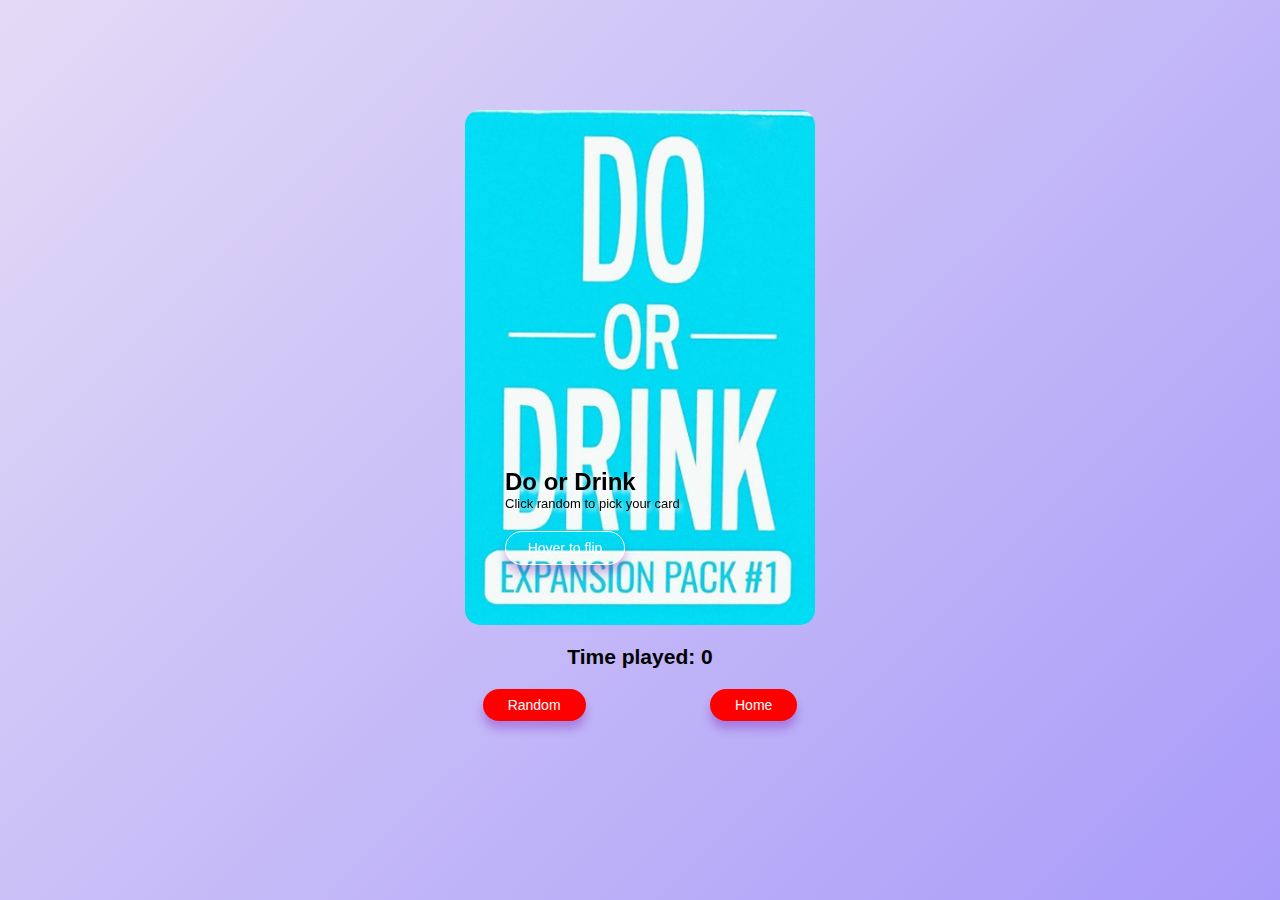
<file: DoOrDrink/index.html>
<!DOCTYPE html>
<html lang="en">
<head>
    <meta charset="UTF-8">
    <meta http-equiv="X-UA-Compatible" content="IE=edge">
    <meta name="viewport" content="width=device-width, initial-scale=1.0">
    <link rel="stylesheet" href="./css/main.css">
    <title>Flipping Profile Card</title>
</head>
<body>
    <div class="container">
            <div class="card">
                <div class="card-inner">
                    <div class="front">
                        <h2>Do or Drink</h2>
                        <p>Click random to pick your card</p>
                        <button>Hover to flip</button>
                    </div>
                    <div class="back">                       
                        <h1>Do or Drink</h1>
                        <p class="random-text">Click random to pick your card</p>
                    </div>
                </div>
            </div>
            <div class="nav">
                <div class="time_played"><h2>Time played: <span class="count">0</span></h2></div>
                <button class="btn btn-text">Random</button>
                <button class="btn"><a href="../index.html">Home</a></button>
            </div>
            
    </div>
    <script src="./js/main.js"></script>
</body>
</html>
</file>
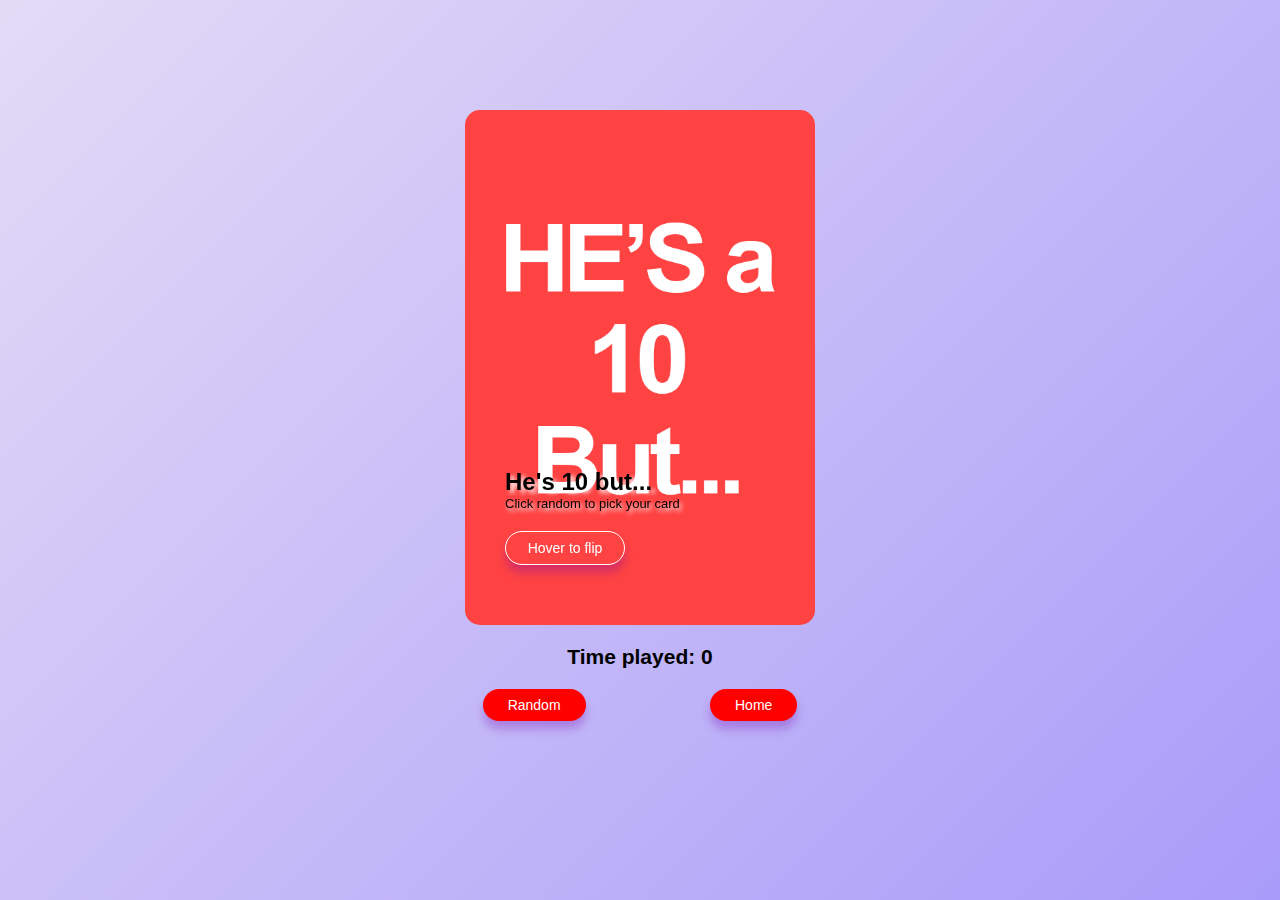
<file: HeTenBut/index.html>
<!DOCTYPE html>
<html lang="en">
<head>
    <meta charset="UTF-8">
    <meta http-equiv="X-UA-Compatible" content="IE=edge">
    <meta name="viewport" content="width=device-width, initial-scale=1.0">
    <link rel="stylesheet" href="./css/main.css">
    <title>Flipping Profile Card</title>
</head>
<body>
    <div class="container">
            <div class="card">
                <div class="card-inner">
                    <div class="front">
                        <h2>He's 10 but...</h2>
                        <p>Click random to pick your card</p>
                        <button>Hover to flip</button>
                    </div>
                    <div class="back">                       
                        <h1>He's 10 but...</h1>
                        <p class="random-text">Click random to pick your card</p>
                    </div>
                </div>
            </div>
            <div class="nav">
                <div class="time_played"><h2>Time played: <span class="count">0</span></h2></div>
                <button class="btn btn-text">Random</button>
                <button class="btn"><a href="../index.html">Home</a></button>
            </div>
            
    </div>
    <script src="./js/main.js"></script>
</body>
</html>
</file>
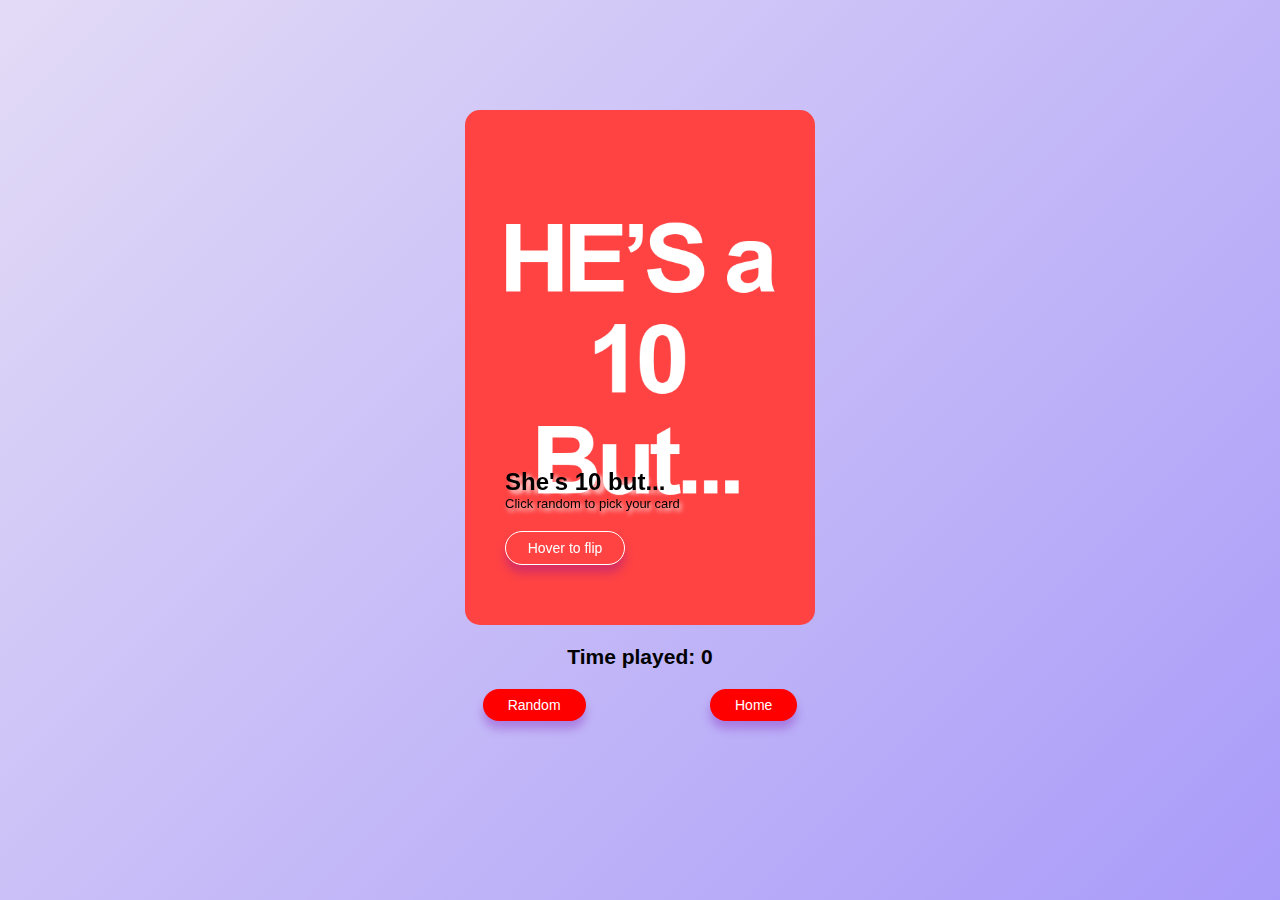
<file: SheTenBut/index.html>
<!DOCTYPE html>
<html lang="en">
<head>
    <meta charset="UTF-8">
    <meta http-equiv="X-UA-Compatible" content="IE=edge">
    <meta name="viewport" content="width=device-width, initial-scale=1.0">
    <link rel="stylesheet" href="./css/main.css">
    <title>Flipping Profile Card</title>
</head>
<body>
    <div class="container">
            <div class="card">
                <div class="card-inner">
                    <div class="front">
                        <h2>She's 10 but...</h2>
                        <p>Click random to pick your card</p>
                        <button>Hover to flip</button>
                    </div>
                    <div class="back">                       
                        <h1>She's 10 but...</h1>
                        <p class="random-text">Click random to pick your card</p>
                    </div>
                </div>
            </div>
            <div class="nav">
                <div class="time_played"><h2>Time played: <span class="count">0</span></h2></div>
                <button class="btn btn-text">Random</button>
                <button class="btn"><a href="../index.html">Home</a></button>
            </div>
            
    </div>
    <script src="./js/main.js"></script>
</body>
</html>
</file>
<file: DoOrDrink/css/main.css>
*{
    margin: 0;
    padding: 0;
    font-family: sans-serif;
    box-sizing: border-box;
}
.container{
    width: 100%;
    height: 100vh;
    background: linear-gradient(135deg, #e3dbf6, #a99bf9);
    padding: 10px;
}
.card{
    width: 350px;
    height: 515px;
    margin: 100px auto 0;
    perspective: 1000px;
}
.card-inner{
    width: 100%;
    height: 100%;
    position: relative;
    transition: transform 1s;
    transform-style: preserve-3d;
}
.front, .back{
    height: 100%;
    width: 100%;
    border-radius: 15px;
    position: absolute;
    backface-visibility: hidden;
}
.front{
    background: url(../images/user.png);
    background-position: center;
    background-size: cover;
    padding: 60px 40px;
    display: flex;
    flex-direction: column;
    justify-content: flex-end;
    color: #fff
}
.front h2{
    color: rgb(0, 0, 0);
    text-shadow: 4px 3px 4px #ffffff;
    font-weight: bold;
}
.front p{
    color: #000000;
    text-shadow: 2px 3px 4px #ffffff;
    font-size: 13px;
}
.front button{
    width: 120px;
    border: 1px solid #fff;
    background: transparent;
    border-radius: 50px;
    padding: 8px 20px;
    cursor: pointer;
    margin-top: 20px;
    color: #fff;
}
.back{
    background: #fff;
    color: #333;
    padding: 20px 40px;
    transform: rotateY(180deg);
}
.back h1{
    margin-top: 10px;
    text-align: center;
    font-size: 40px;
    line-height: 55px;
    margin-bottom: 10px;
}
.back p{
    text-align: center;
    margin-top: 80px;
    font-size: 20px;
    font-weight: bold;
}
.back p span{
    font-weight: bold;
}
.back img{
    width: 120px;
}
button{
    background-color: #7800ad;
    color: #fff;
    border: 0;
    outline: 0;
    padding: 8px 25px;
    border-radius: 30px;
    font-size: 14px;
    margin-right: 15px;
    box-shadow: 0 8px 10px rgba(120, 0, 173, 0.3);
    cursor: pointer;
}
.back a{
    width: 40px;
    height: 40px;
    border-radius: 50%;
    box-shadow: 0 5px 10px rgba(0,0,0,0.2);
    display: flex;
    justify-content: center;
    margin: 0 5px;
}
.back a img{
    width: 50%;
    height: 50%;
    transform: translateY(10px);
}
.card:hover .card-inner{
    transform: rotateY(180deg);

}
.nav {
    text-align: center;
    justify-content: space-betweens;
}
.time_played{
    margin-top: 20px;
    font-size: 14px;
}
.nav button{
    cursor: pointer;
    margin: 20px 60px;
    background-color: #ff0000;
}
.nav button a{
    color: #fff;
    text-decoration: none;
}
.nav button:hover{
    background-color: rgb(201, 182, 18);
}
</file>
<file: HeTenBut/css/main.css>
*{
    margin: 0;
    padding: 0;
    font-family: sans-serif;
    box-sizing: border-box;
}
.container{
    width: 100%;
    height: 100vh;
    background: linear-gradient(135deg, #e3dbf6, #a99bf9);
    padding: 10px;
}
.card{
    width: 350px;
    height: 515px;
    margin: 100px auto 0;
    perspective: 1000px;
}
.card-inner{
    width: 100%;
    height: 100%;
    position: relative;
    transition: transform 1s;
    transform-style: preserve-3d;
}
.front, .back{
    height: 100%;
    width: 100%;
    border-radius: 15px;
    position: absolute;
    backface-visibility: hidden;
}
.front{
    background: url(../images/user.png);
    background-position: center;
    background-size: cover;
    padding: 60px 40px;
    display: flex;
    flex-direction: column;
    justify-content: flex-end;
    color: #fff
}
.front h2{
    color: rgb(0, 0, 0);
    text-shadow: 4px 3px 4px #ffffff;
    font-weight: bold;
}
.front p{
    color: #000000;
    text-shadow: 2px 3px 4px #ffffff;
    font-size: 13px;
}
.front button{
    width: 120px;
    border: 1px solid #fff;
    background: transparent;
    border-radius: 50px;
    padding: 8px 20px;
    cursor: pointer;
    margin-top: 20px;
    color: #fff;
}
.back{
    background: #fff;
    color: #333;
    padding: 20px 40px;
    transform: rotateY(180deg);
}
.back h1{
    margin-top: 10px;
    text-align: center;
    font-size: 40px;
    line-height: 55px;
    margin-bottom: 10px;
}
.back p{
    text-align: center;
    margin-top: 80px;
    font-size: 20px;
    font-weight: bold;
}
.back p span{
    font-weight: bold;
}
.back img{
    width: 120px;
}
button{
    background-color: #7800ad;
    color: #fff;
    border: 0;
    outline: 0;
    padding: 8px 25px;
    border-radius: 30px;
    font-size: 14px;
    margin-right: 15px;
    box-shadow: 0 8px 10px rgba(120, 0, 173, 0.3);
    cursor: pointer;
}
.back a{
    width: 40px;
    height: 40px;
    border-radius: 50%;
    box-shadow: 0 5px 10px rgba(0,0,0,0.2);
    display: flex;
    justify-content: center;
    margin: 0 5px;
}
.back a img{
    width: 50%;
    height: 50%;
    transform: translateY(10px);
}
.card:hover .card-inner{
    transform: rotateY(180deg);

}
.nav {
    text-align: center;
    justify-content: space-betweens;
}
.time_played{
    margin-top: 20px;
    font-size: 14px;
}
.nav button{
    cursor: pointer;
    margin: 20px 60px;
    background-color: #ff0000;
}
.nav button a{
    color: #fff;
    text-decoration: none;
}
.nav button:hover{
    background-color: rgb(201, 182, 18);
}
</file>
<file: SheTenBut/css/main.css>
*{
    margin: 0;
    padding: 0;
    font-family: sans-serif;
    box-sizing: border-box;
}
.container{
    width: 100%;
    height: 100vh;
    background: linear-gradient(135deg, #e3dbf6, #a99bf9);
    padding: 10px;
}
.card{
    width: 350px;
    height: 515px;
    margin: 100px auto 0;
    perspective: 1000px;
}
.card-inner{
    width: 100%;
    height: 100%;
    position: relative;
    transition: transform 1s;
    transform-style: preserve-3d;
}
.front, .back{
    height: 100%;
    width: 100%;
    border-radius: 15px;
    position: absolute;
    backface-visibility: hidden;
}
.front{
    background: url(../images/user.png);
    background-position: center;
    background-size: cover;
    padding: 60px 40px;
    display: flex;
    flex-direction: column;
    justify-content: flex-end;
    color: #fff
}
.front h2{
    color: rgb(0, 0, 0);
    text-shadow: 4px 3px 4px #ffffff;
    font-weight: bold;
}
.front p{
    color: #000000;
    text-shadow: 2px 3px 4px #ffffff;
    font-size: 13px;
}
.front button{
    width: 120px;
    border: 1px solid #fff;
    background: transparent;
    border-radius: 50px;
    padding: 8px 20px;
    cursor: pointer;
    margin-top: 20px;
    color: #fff;
}
.back{
    background: #fff;
    color: #333;
    padding: 20px 40px;
    transform: rotateY(180deg);
}
.back h1{
    margin-top: 10px;
    text-align: center;
    font-size: 40px;
    line-height: 55px;
    margin-bottom: 10px;
}
.back p{
    text-align: center;
    margin-top: 80px;
    font-size: 20px;
    font-weight: bold;
}
.back p span{
    font-weight: bold;
}
.back img{
    width: 120px;
}
button{
    background-color: #7800ad;
    color: #fff;
    border: 0;
    outline: 0;
    padding: 8px 25px;
    border-radius: 30px;
    font-size: 14px;
    margin-right: 15px;
    box-shadow: 0 8px 10px rgba(120, 0, 173, 0.3);
    cursor: pointer;
}
.back a{
    width: 40px;
    height: 40px;
    border-radius: 50%;
    box-shadow: 0 5px 10px rgba(0,0,0,0.2);
    display: flex;
    justify-content: center;
    margin: 0 5px;
}
.back a img{
    width: 50%;
    height: 50%;
    transform: translateY(10px);
}
.card:hover .card-inner{
    transform: rotateY(180deg);

}
.nav {
    text-align: center;
    justify-content: space-betweens;
}
.time_played{
    margin-top: 20px;
    font-size: 14px;
}
.nav button{
    cursor: pointer;
    margin: 20px 60px;
    background-color: #ff0000;
}
.nav button a{
    color: #fff;
    text-decoration: none;
}
.nav button:hover{
    background-color: rgb(201, 182, 18);
}
</file>
